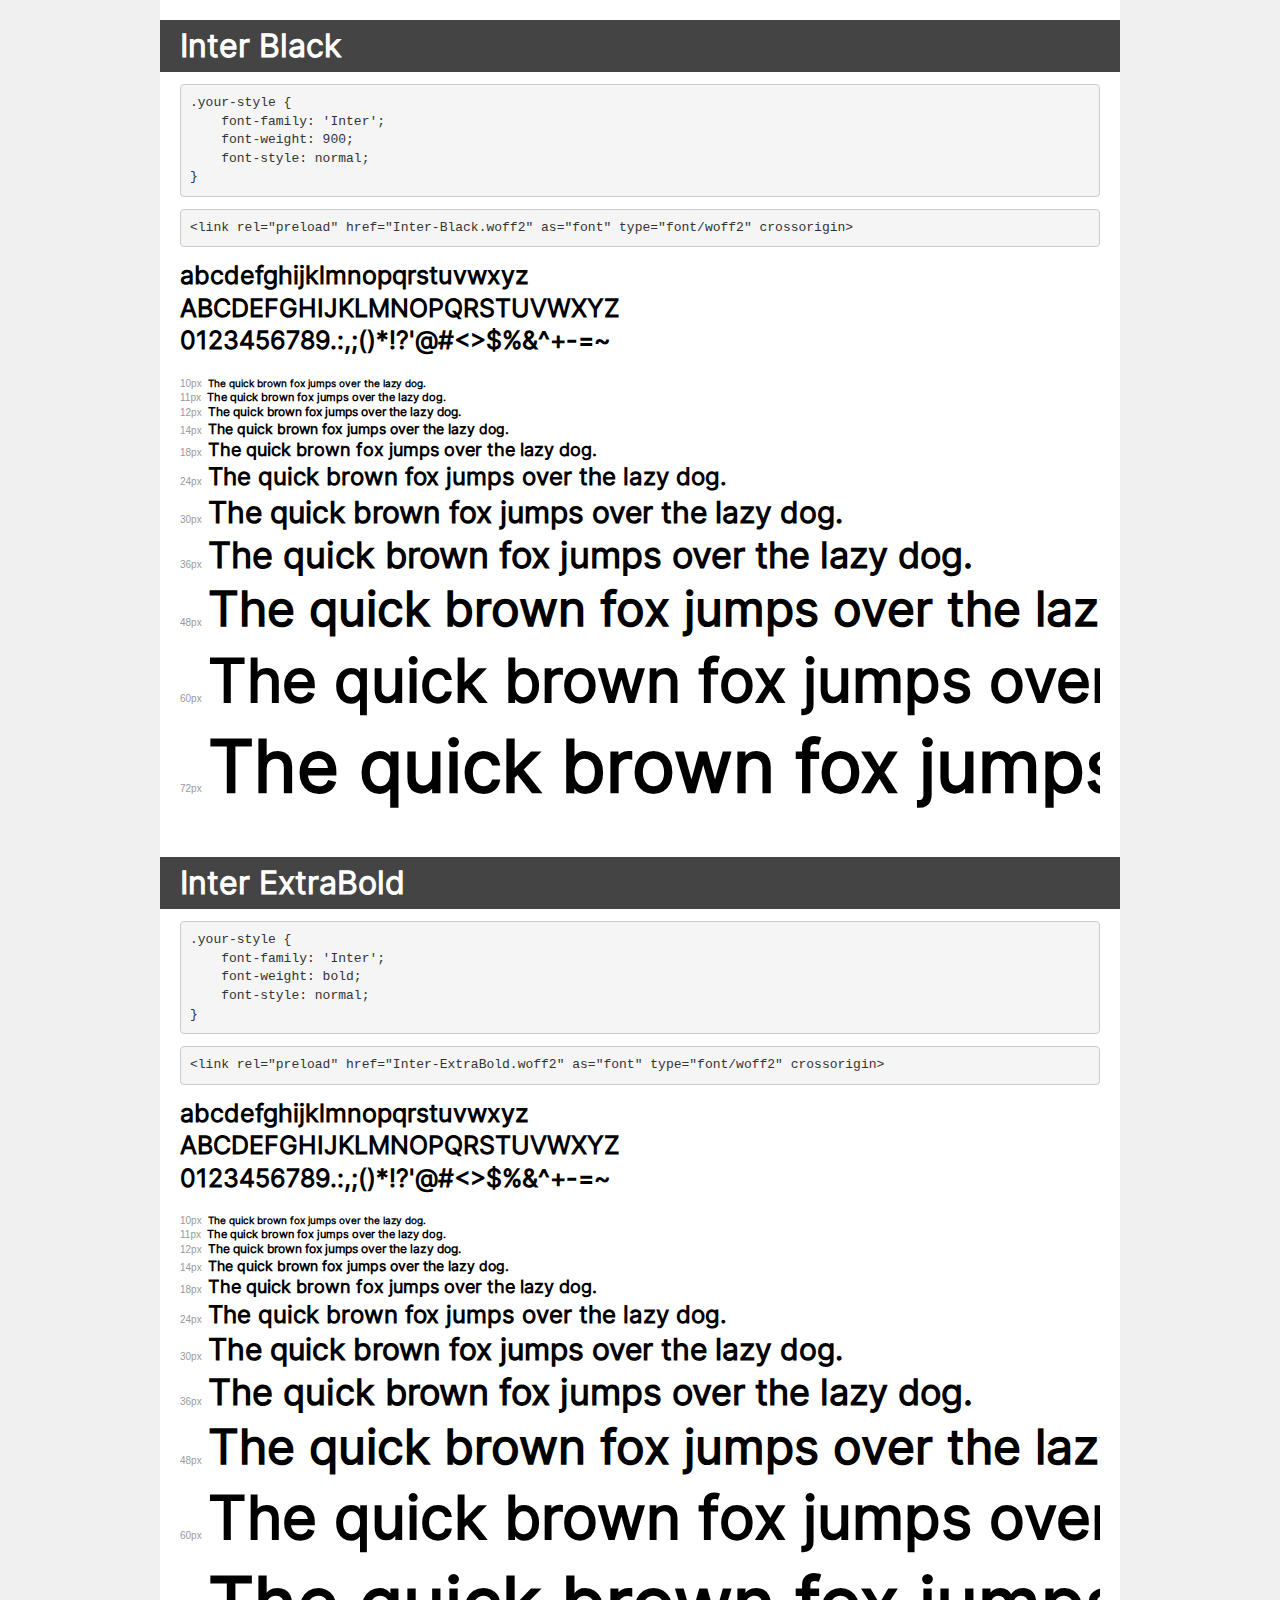
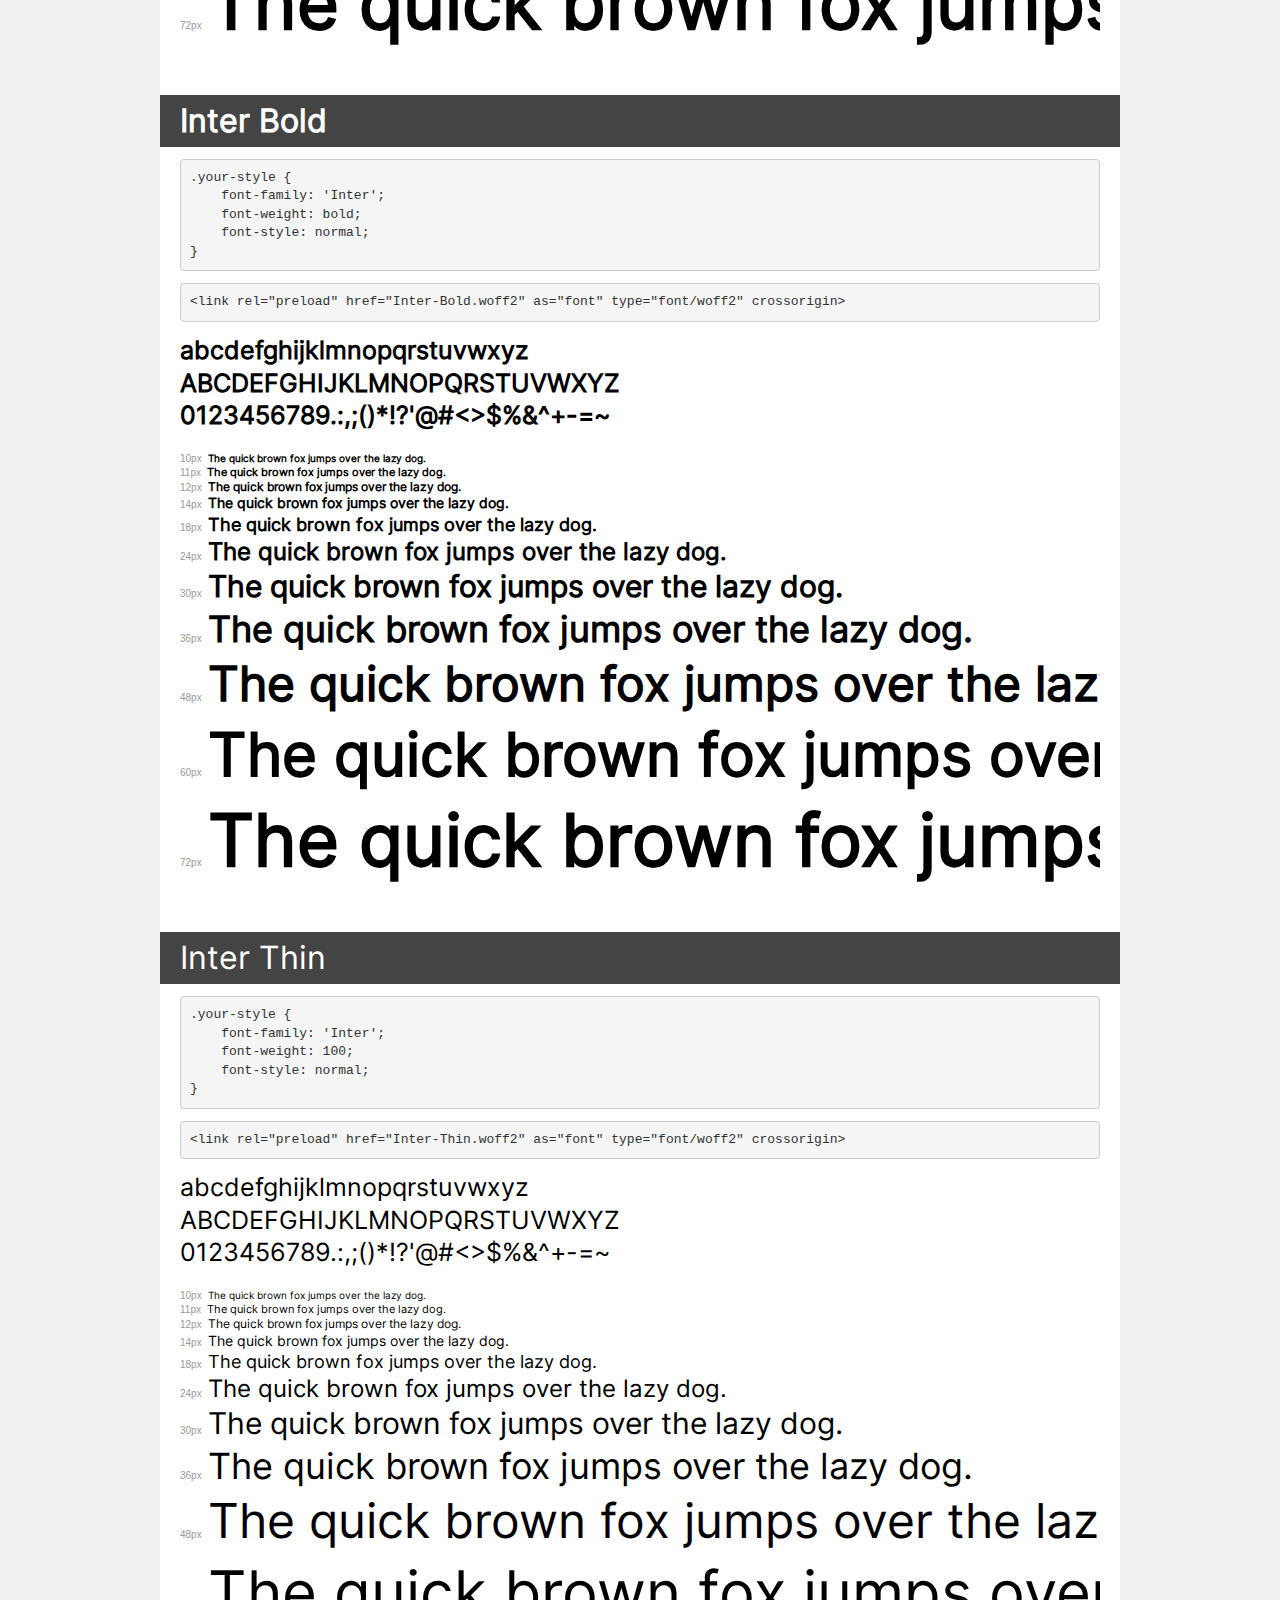
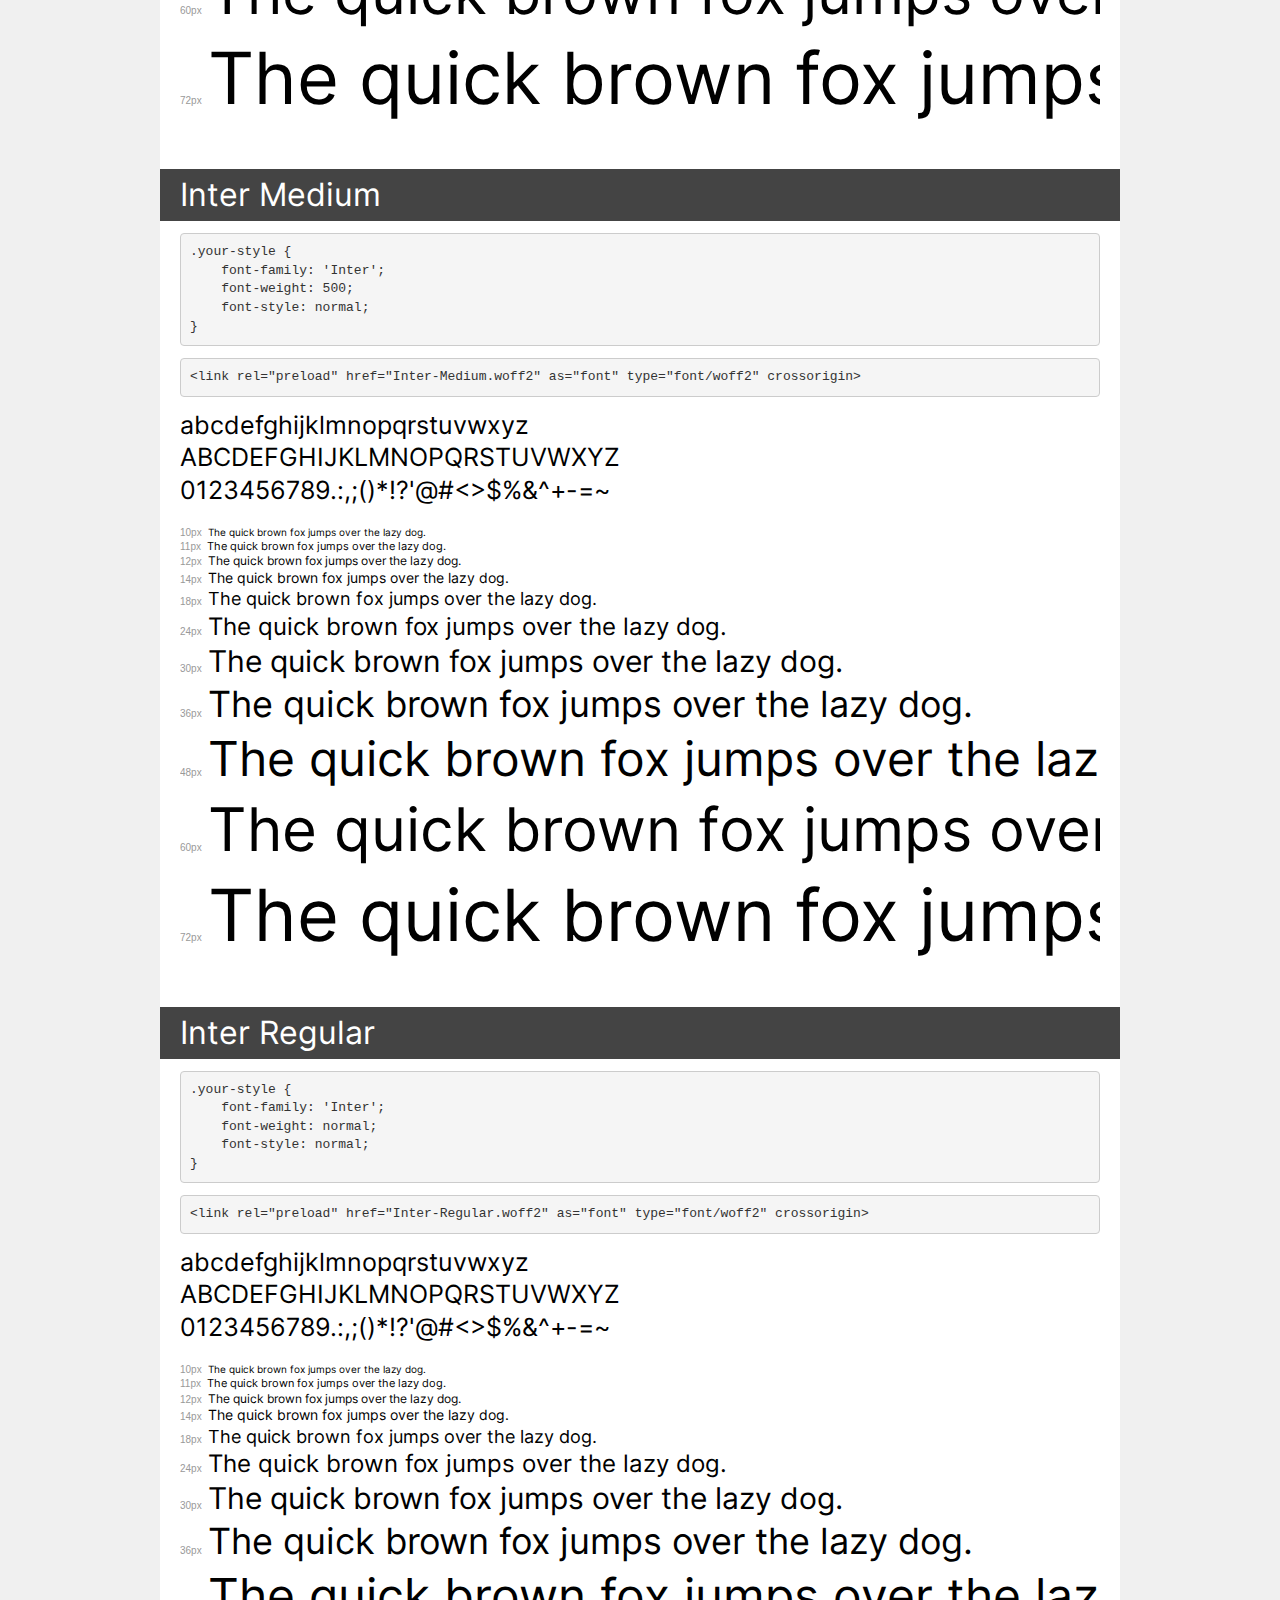
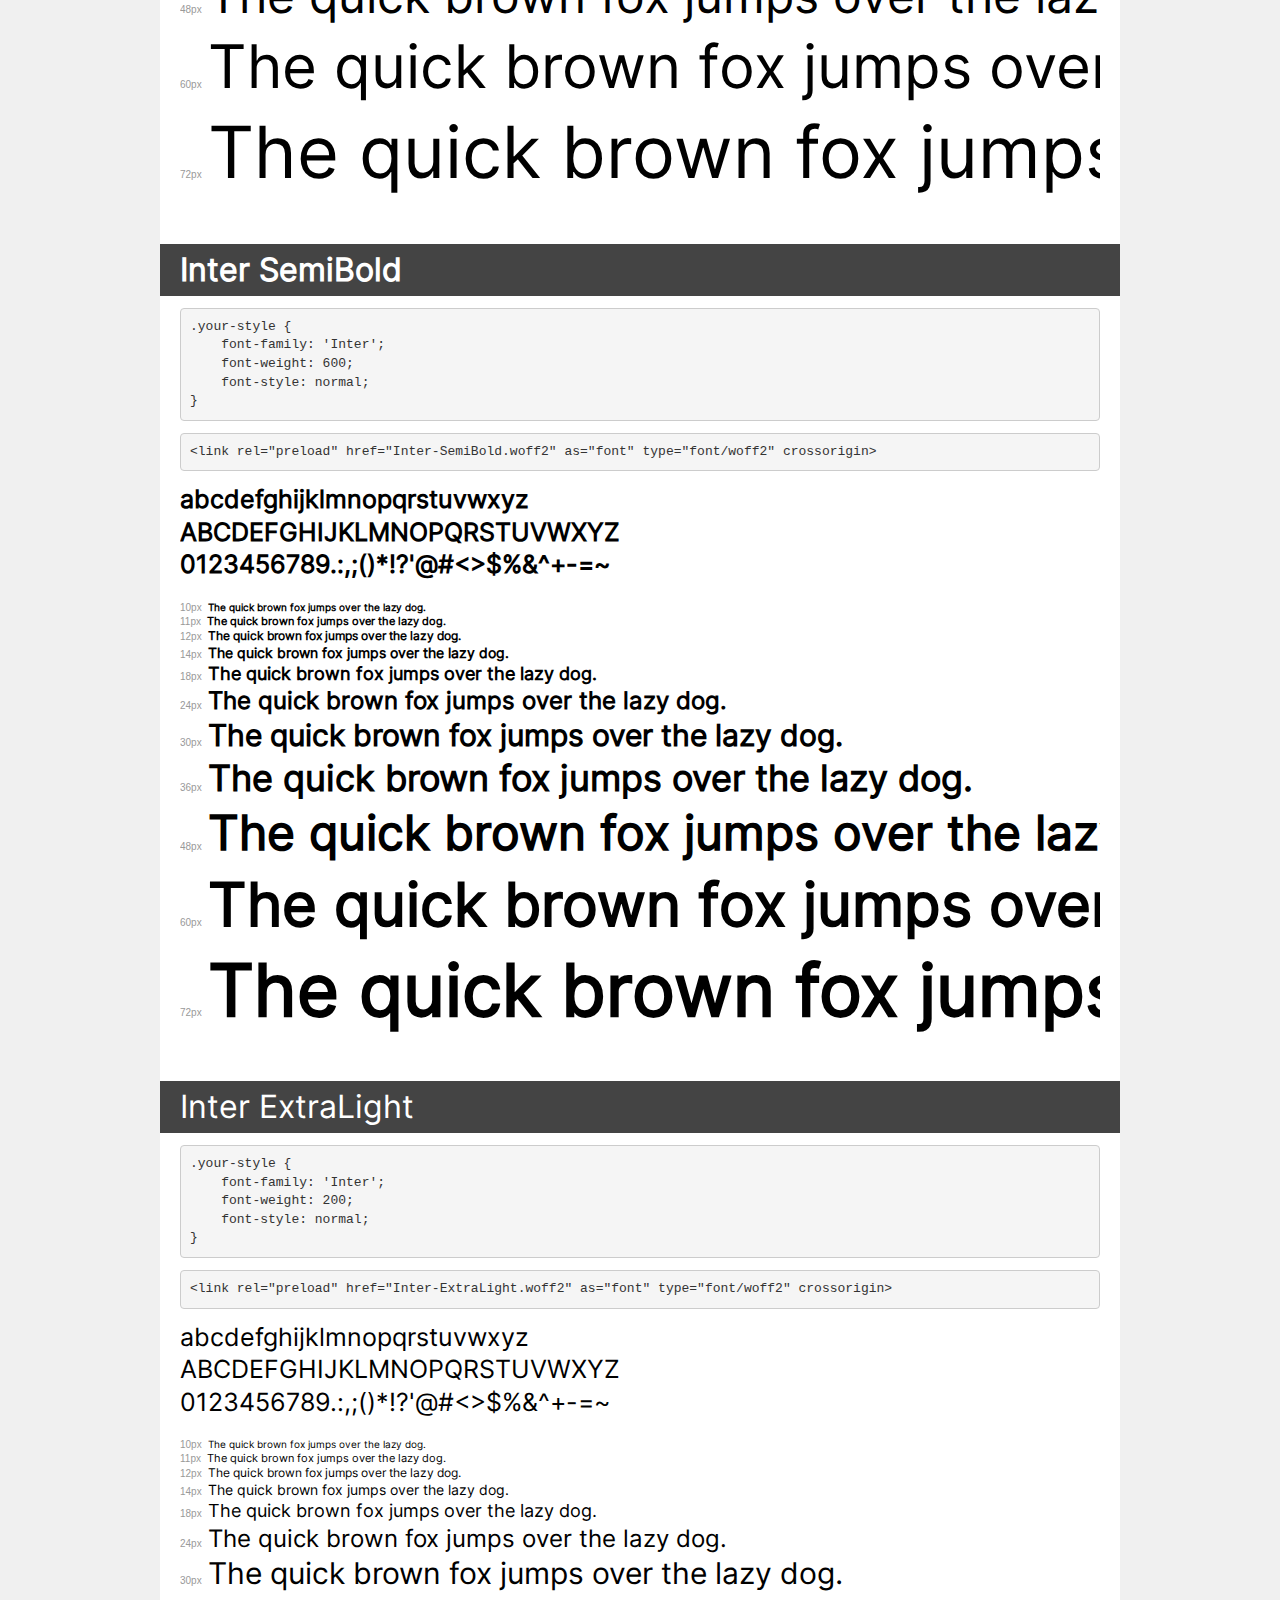
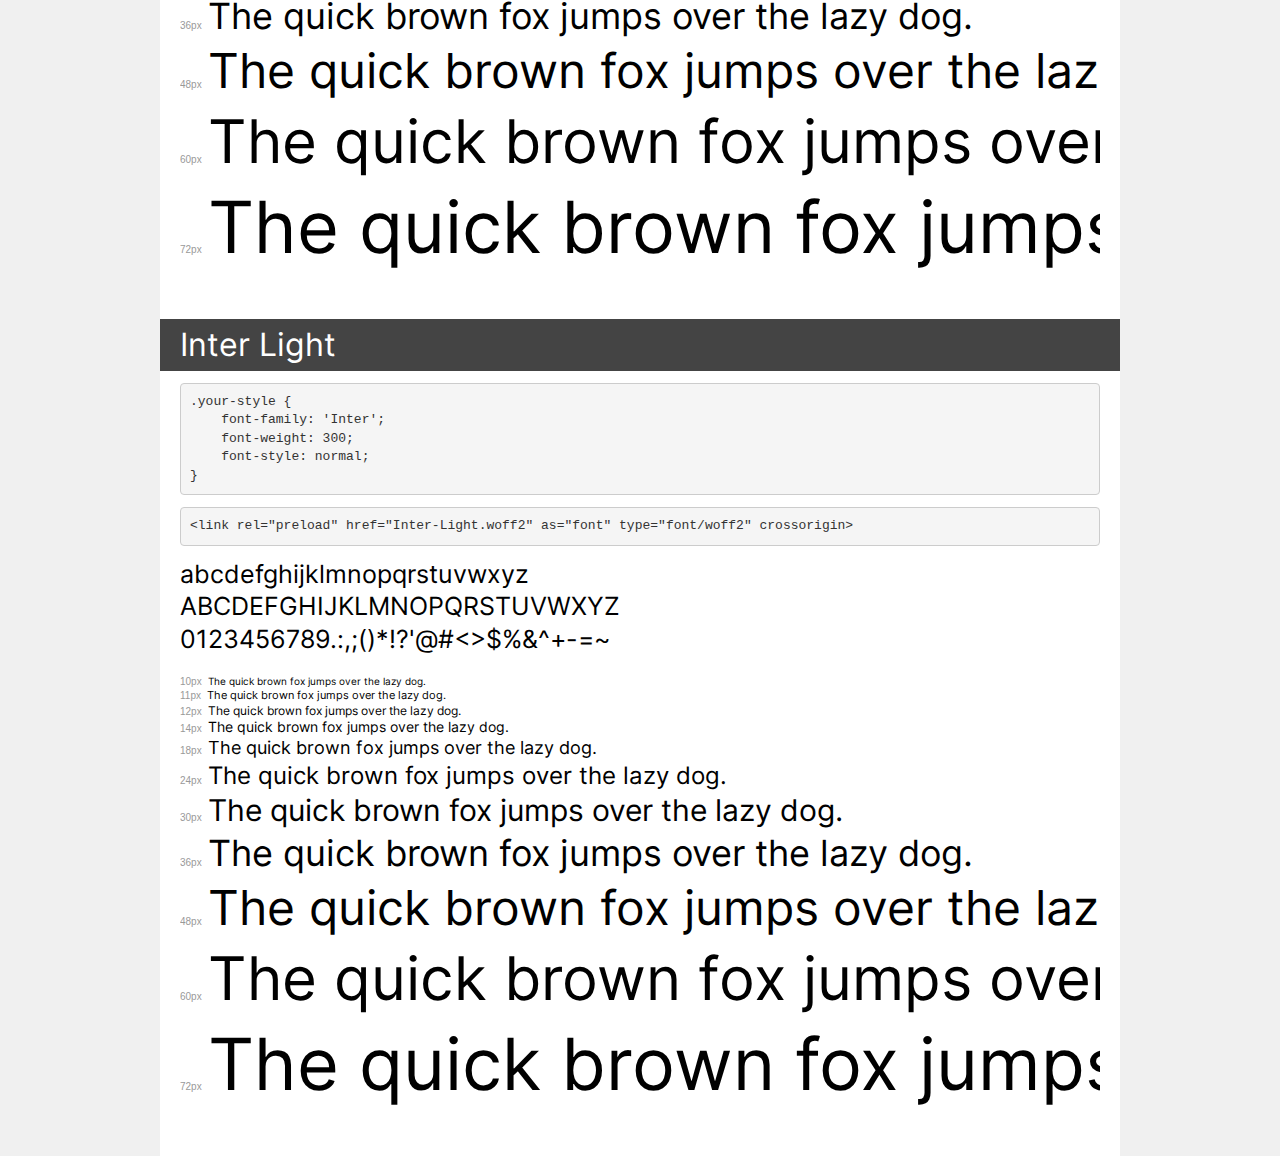
<file: fonts/webfont/inter/demo.html>
<!DOCTYPE html>
<html lang="en">
<head>
    <meta charset="utf-8">
    <meta http-equiv="X-UA-Compatible" content="IE=edge">
    <meta name="viewport" content="width=device-width, initial-scale=1">
    <meta name="robots" content="noindex, noarchive">
    <meta name="format-detection" content="telephone=no">
    <title>Transfonter demo</title>
    <link href="stylesheet.css" rel="stylesheet">
    <style>
        /*
        http://meyerweb.com/eric/tools/css/reset/
        v2.0 | 20110126
        License: none (public domain)
        */
        html, body, div, span, applet, object, iframe,
        h1, h2, h3, h4, h5, h6, p, blockquote, pre,
        a, abbr, acronym, address, big, cite, code,
        del, dfn, em, img, ins, kbd, q, s, samp,
        small, strike, strong, sub, sup, tt, var,
        b, u, i, center,
        dl, dt, dd, ol, ul, li,
        fieldset, form, label, legend,
        table, caption, tbody, tfoot, thead, tr, th, td,
        article, aside, canvas, details, embed,
        figure, figcaption, footer, header, hgroup,
        menu, nav, output, ruby, section, summary,
        time, mark, audio, video {
            margin: 0;
            padding: 0;
            border: 0;
            font-size: 100%;
            font: inherit;
            vertical-align: baseline;
        }
        /* HTML5 display-role reset for older browsers */
        article, aside, details, figcaption, figure,
        footer, header, hgroup, menu, nav, section {
            display: block;
        }
        body {
            line-height: 1;
        }
        ol, ul {
            list-style: none;
        }
        blockquote, q {
            quotes: none;
        }
        blockquote:before, blockquote:after,
        q:before, q:after {
            content: '';
            content: none;
        }
        table {
            border-collapse: collapse;
            border-spacing: 0;
        }
        /* demo styles */
        body {
            background: #f0f0f0;
            color: #000;
        }
        .page {
            background: #fff;
            width: 920px;
            margin: 0 auto;
            padding: 20px 20px 0 20px;
            overflow: hidden;
        }
        .font-container {
            overflow-x: auto;
            overflow-y: hidden;
            margin-bottom: 40px;
            line-height: 1.3;
            white-space: nowrap;
            padding-bottom: 5px;
        }
        h1 {
            position: relative;
            background: #444;
            font-size: 32px;
            color: #fff;
            padding: 10px 20px;
            margin: 0 -20px 12px -20px;
        }
        .letters {
            font-size: 25px;
            margin-bottom: 20px;
        }
        .s10:before {
            content: '10px';
        }
        .s11:before {
            content: '11px';
        }
        .s12:before {
            content: '12px';
        }
        .s14:before {
            content: '14px';
        }
        .s18:before {
            content: '18px';
        }
        .s24:before {
            content: '24px';
        }
        .s30:before {
            content: '30px';
        }
        .s36:before {
            content: '36px';
        }
        .s48:before {
            content: '48px';
        }
        .s60:before {
            content: '60px';
        }
        .s72:before {
            content: '72px';
        }
        .s10:before, .s11:before, .s12:before, .s14:before,
        .s18:before, .s24:before, .s30:before, .s36:before,
        .s48:before, .s60:before, .s72:before {
            font-family: Arial, sans-serif;
            font-size: 10px;
            font-weight: normal;
            font-style: normal;
            color: #999;
            padding-right: 6px;
        }
        pre {
            display: block;
            padding: 9px;
            margin: 0 0 12px;
            font-family: Monaco, Menlo, Consolas, "Courier New", monospace;
            font-size: 13px;
            line-height: 1.428571429;
            color: #333;
            font-weight: normal;
            font-style: normal;
            background-color: #f5f5f5;
            border: 1px solid #ccc;
            overflow-x: auto;
            border-radius: 4px;
        }
        /* responsive */
        @media (max-width: 959px) {
            .page {
                width: auto;
                margin: 0;
            }
        }
    </style>
</head>
<body>
<div class="page">
    <div class="demo">
        <h1 style="font-family: 'Inter'; font-weight: 900; font-style: normal;">Inter Black</h1>
        <pre title="Usage">.your-style {
    font-family: 'Inter';
    font-weight: 900;
    font-style: normal;
}</pre>
        <pre title="Preload (optional)">
&lt;link rel=&quot;preload&quot; href=&quot;Inter-Black.woff2&quot; as=&quot;font&quot; type=&quot;font/woff2&quot; crossorigin&gt;</pre>
        <div class="font-container" style="font-family: 'Inter'; font-weight: 900; font-style: normal;">
            <p class="letters">
                abcdefghijklmnopqrstuvwxyz<br>
ABCDEFGHIJKLMNOPQRSTUVWXYZ<br>
                0123456789.:,;()*!?'@#&lt;&gt;$%&^+-=~
            </p>
            <p class="s10" style="font-size: 10px;">The quick brown fox jumps over the lazy dog.</p>
            <p class="s11" style="font-size: 11px;">The quick brown fox jumps over the lazy dog.</p>
            <p class="s12" style="font-size: 12px;">The quick brown fox jumps over the lazy dog.</p>
            <p class="s14" style="font-size: 14px;">The quick brown fox jumps over the lazy dog.</p>
            <p class="s18" style="font-size: 18px;">The quick brown fox jumps over the lazy dog.</p>
            <p class="s24" style="font-size: 24px;">The quick brown fox jumps over the lazy dog.</p>
            <p class="s30" style="font-size: 30px;">The quick brown fox jumps over the lazy dog.</p>
            <p class="s36" style="font-size: 36px;">The quick brown fox jumps over the lazy dog.</p>
            <p class="s48" style="font-size: 48px;">The quick brown fox jumps over the lazy dog.</p>
            <p class="s60" style="font-size: 60px;">The quick brown fox jumps over the lazy dog.</p>
            <p class="s72" style="font-size: 72px;">The quick brown fox jumps over the lazy dog.</p>
        </div>
    </div>

    <div class="demo">
        <h1 style="font-family: 'Inter'; font-weight: bold; font-style: normal;">Inter ExtraBold</h1>
        <pre title="Usage">.your-style {
    font-family: 'Inter';
    font-weight: bold;
    font-style: normal;
}</pre>
        <pre title="Preload (optional)">
&lt;link rel=&quot;preload&quot; href=&quot;Inter-ExtraBold.woff2&quot; as=&quot;font&quot; type=&quot;font/woff2&quot; crossorigin&gt;</pre>
        <div class="font-container" style="font-family: 'Inter'; font-weight: bold; font-style: normal;">
            <p class="letters">
                abcdefghijklmnopqrstuvwxyz<br>
ABCDEFGHIJKLMNOPQRSTUVWXYZ<br>
                0123456789.:,;()*!?'@#&lt;&gt;$%&^+-=~
            </p>
            <p class="s10" style="font-size: 10px;">The quick brown fox jumps over the lazy dog.</p>
            <p class="s11" style="font-size: 11px;">The quick brown fox jumps over the lazy dog.</p>
            <p class="s12" style="font-size: 12px;">The quick brown fox jumps over the lazy dog.</p>
            <p class="s14" style="font-size: 14px;">The quick brown fox jumps over the lazy dog.</p>
            <p class="s18" style="font-size: 18px;">The quick brown fox jumps over the lazy dog.</p>
            <p class="s24" style="font-size: 24px;">The quick brown fox jumps over the lazy dog.</p>
            <p class="s30" style="font-size: 30px;">The quick brown fox jumps over the lazy dog.</p>
            <p class="s36" style="font-size: 36px;">The quick brown fox jumps over the lazy dog.</p>
            <p class="s48" style="font-size: 48px;">The quick brown fox jumps over the lazy dog.</p>
            <p class="s60" style="font-size: 60px;">The quick brown fox jumps over the lazy dog.</p>
            <p class="s72" style="font-size: 72px;">The quick brown fox jumps over the lazy dog.</p>
        </div>
    </div>

    <div class="demo">
        <h1 style="font-family: 'Inter'; font-weight: bold; font-style: normal;">Inter Bold</h1>
        <pre title="Usage">.your-style {
    font-family: 'Inter';
    font-weight: bold;
    font-style: normal;
}</pre>
        <pre title="Preload (optional)">
&lt;link rel=&quot;preload&quot; href=&quot;Inter-Bold.woff2&quot; as=&quot;font&quot; type=&quot;font/woff2&quot; crossorigin&gt;</pre>
        <div class="font-container" style="font-family: 'Inter'; font-weight: bold; font-style: normal;">
            <p class="letters">
                abcdefghijklmnopqrstuvwxyz<br>
ABCDEFGHIJKLMNOPQRSTUVWXYZ<br>
                0123456789.:,;()*!?'@#&lt;&gt;$%&^+-=~
            </p>
            <p class="s10" style="font-size: 10px;">The quick brown fox jumps over the lazy dog.</p>
            <p class="s11" style="font-size: 11px;">The quick brown fox jumps over the lazy dog.</p>
            <p class="s12" style="font-size: 12px;">The quick brown fox jumps over the lazy dog.</p>
            <p class="s14" style="font-size: 14px;">The quick brown fox jumps over the lazy dog.</p>
            <p class="s18" style="font-size: 18px;">The quick brown fox jumps over the lazy dog.</p>
            <p class="s24" style="font-size: 24px;">The quick brown fox jumps over the lazy dog.</p>
            <p class="s30" style="font-size: 30px;">The quick brown fox jumps over the lazy dog.</p>
            <p class="s36" style="font-size: 36px;">The quick brown fox jumps over the lazy dog.</p>
            <p class="s48" style="font-size: 48px;">The quick brown fox jumps over the lazy dog.</p>
            <p class="s60" style="font-size: 60px;">The quick brown fox jumps over the lazy dog.</p>
            <p class="s72" style="font-size: 72px;">The quick brown fox jumps over the lazy dog.</p>
        </div>
    </div>

    <div class="demo">
        <h1 style="font-family: 'Inter'; font-weight: 100; font-style: normal;">Inter Thin</h1>
        <pre title="Usage">.your-style {
    font-family: 'Inter';
    font-weight: 100;
    font-style: normal;
}</pre>
        <pre title="Preload (optional)">
&lt;link rel=&quot;preload&quot; href=&quot;Inter-Thin.woff2&quot; as=&quot;font&quot; type=&quot;font/woff2&quot; crossorigin&gt;</pre>
        <div class="font-container" style="font-family: 'Inter'; font-weight: 100; font-style: normal;">
            <p class="letters">
                abcdefghijklmnopqrstuvwxyz<br>
ABCDEFGHIJKLMNOPQRSTUVWXYZ<br>
                0123456789.:,;()*!?'@#&lt;&gt;$%&^+-=~
            </p>
            <p class="s10" style="font-size: 10px;">The quick brown fox jumps over the lazy dog.</p>
            <p class="s11" style="font-size: 11px;">The quick brown fox jumps over the lazy dog.</p>
            <p class="s12" style="font-size: 12px;">The quick brown fox jumps over the lazy dog.</p>
            <p class="s14" style="font-size: 14px;">The quick brown fox jumps over the lazy dog.</p>
            <p class="s18" style="font-size: 18px;">The quick brown fox jumps over the lazy dog.</p>
            <p class="s24" style="font-size: 24px;">The quick brown fox jumps over the lazy dog.</p>
            <p class="s30" style="font-size: 30px;">The quick brown fox jumps over the lazy dog.</p>
            <p class="s36" style="font-size: 36px;">The quick brown fox jumps over the lazy dog.</p>
            <p class="s48" style="font-size: 48px;">The quick brown fox jumps over the lazy dog.</p>
            <p class="s60" style="font-size: 60px;">The quick brown fox jumps over the lazy dog.</p>
            <p class="s72" style="font-size: 72px;">The quick brown fox jumps over the lazy dog.</p>
        </div>
    </div>

    <div class="demo">
        <h1 style="font-family: 'Inter'; font-weight: 500; font-style: normal;">Inter Medium</h1>
        <pre title="Usage">.your-style {
    font-family: 'Inter';
    font-weight: 500;
    font-style: normal;
}</pre>
        <pre title="Preload (optional)">
&lt;link rel=&quot;preload&quot; href=&quot;Inter-Medium.woff2&quot; as=&quot;font&quot; type=&quot;font/woff2&quot; crossorigin&gt;</pre>
        <div class="font-container" style="font-family: 'Inter'; font-weight: 500; font-style: normal;">
            <p class="letters">
                abcdefghijklmnopqrstuvwxyz<br>
ABCDEFGHIJKLMNOPQRSTUVWXYZ<br>
                0123456789.:,;()*!?'@#&lt;&gt;$%&^+-=~
            </p>
            <p class="s10" style="font-size: 10px;">The quick brown fox jumps over the lazy dog.</p>
            <p class="s11" style="font-size: 11px;">The quick brown fox jumps over the lazy dog.</p>
            <p class="s12" style="font-size: 12px;">The quick brown fox jumps over the lazy dog.</p>
            <p class="s14" style="font-size: 14px;">The quick brown fox jumps over the lazy dog.</p>
            <p class="s18" style="font-size: 18px;">The quick brown fox jumps over the lazy dog.</p>
            <p class="s24" style="font-size: 24px;">The quick brown fox jumps over the lazy dog.</p>
            <p class="s30" style="font-size: 30px;">The quick brown fox jumps over the lazy dog.</p>
            <p class="s36" style="font-size: 36px;">The quick brown fox jumps over the lazy dog.</p>
            <p class="s48" style="font-size: 48px;">The quick brown fox jumps over the lazy dog.</p>
            <p class="s60" style="font-size: 60px;">The quick brown fox jumps over the lazy dog.</p>
            <p class="s72" style="font-size: 72px;">The quick brown fox jumps over the lazy dog.</p>
        </div>
    </div>

    <div class="demo">
        <h1 style="font-family: 'Inter'; font-weight: normal; font-style: normal;">Inter Regular</h1>
        <pre title="Usage">.your-style {
    font-family: 'Inter';
    font-weight: normal;
    font-style: normal;
}</pre>
        <pre title="Preload (optional)">
&lt;link rel=&quot;preload&quot; href=&quot;Inter-Regular.woff2&quot; as=&quot;font&quot; type=&quot;font/woff2&quot; crossorigin&gt;</pre>
        <div class="font-container" style="font-family: 'Inter'; font-weight: normal; font-style: normal;">
            <p class="letters">
                abcdefghijklmnopqrstuvwxyz<br>
ABCDEFGHIJKLMNOPQRSTUVWXYZ<br>
                0123456789.:,;()*!?'@#&lt;&gt;$%&^+-=~
            </p>
            <p class="s10" style="font-size: 10px;">The quick brown fox jumps over the lazy dog.</p>
            <p class="s11" style="font-size: 11px;">The quick brown fox jumps over the lazy dog.</p>
            <p class="s12" style="font-size: 12px;">The quick brown fox jumps over the lazy dog.</p>
            <p class="s14" style="font-size: 14px;">The quick brown fox jumps over the lazy dog.</p>
            <p class="s18" style="font-size: 18px;">The quick brown fox jumps over the lazy dog.</p>
            <p class="s24" style="font-size: 24px;">The quick brown fox jumps over the lazy dog.</p>
            <p class="s30" style="font-size: 30px;">The quick brown fox jumps over the lazy dog.</p>
            <p class="s36" style="font-size: 36px;">The quick brown fox jumps over the lazy dog.</p>
            <p class="s48" style="font-size: 48px;">The quick brown fox jumps over the lazy dog.</p>
            <p class="s60" style="font-size: 60px;">The quick brown fox jumps over the lazy dog.</p>
            <p class="s72" style="font-size: 72px;">The quick brown fox jumps over the lazy dog.</p>
        </div>
    </div>

    <div class="demo">
        <h1 style="font-family: 'Inter'; font-weight: 600; font-style: normal;">Inter SemiBold</h1>
        <pre title="Usage">.your-style {
    font-family: 'Inter';
    font-weight: 600;
    font-style: normal;
}</pre>
        <pre title="Preload (optional)">
&lt;link rel=&quot;preload&quot; href=&quot;Inter-SemiBold.woff2&quot; as=&quot;font&quot; type=&quot;font/woff2&quot; crossorigin&gt;</pre>
        <div class="font-container" style="font-family: 'Inter'; font-weight: 600; font-style: normal;">
            <p class="letters">
                abcdefghijklmnopqrstuvwxyz<br>
ABCDEFGHIJKLMNOPQRSTUVWXYZ<br>
                0123456789.:,;()*!?'@#&lt;&gt;$%&^+-=~
            </p>
            <p class="s10" style="font-size: 10px;">The quick brown fox jumps over the lazy dog.</p>
            <p class="s11" style="font-size: 11px;">The quick brown fox jumps over the lazy dog.</p>
            <p class="s12" style="font-size: 12px;">The quick brown fox jumps over the lazy dog.</p>
            <p class="s14" style="font-size: 14px;">The quick brown fox jumps over the lazy dog.</p>
            <p class="s18" style="font-size: 18px;">The quick brown fox jumps over the lazy dog.</p>
            <p class="s24" style="font-size: 24px;">The quick brown fox jumps over the lazy dog.</p>
            <p class="s30" style="font-size: 30px;">The quick brown fox jumps over the lazy dog.</p>
            <p class="s36" style="font-size: 36px;">The quick brown fox jumps over the lazy dog.</p>
            <p class="s48" style="font-size: 48px;">The quick brown fox jumps over the lazy dog.</p>
            <p class="s60" style="font-size: 60px;">The quick brown fox jumps over the lazy dog.</p>
            <p class="s72" style="font-size: 72px;">The quick brown fox jumps over the lazy dog.</p>
        </div>
    </div>

    <div class="demo">
        <h1 style="font-family: 'Inter'; font-weight: 200; font-style: normal;">Inter ExtraLight</h1>
        <pre title="Usage">.your-style {
    font-family: 'Inter';
    font-weight: 200;
    font-style: normal;
}</pre>
        <pre title="Preload (optional)">
&lt;link rel=&quot;preload&quot; href=&quot;Inter-ExtraLight.woff2&quot; as=&quot;font&quot; type=&quot;font/woff2&quot; crossorigin&gt;</pre>
        <div class="font-container" style="font-family: 'Inter'; font-weight: 200; font-style: normal;">
            <p class="letters">
                abcdefghijklmnopqrstuvwxyz<br>
ABCDEFGHIJKLMNOPQRSTUVWXYZ<br>
                0123456789.:,;()*!?'@#&lt;&gt;$%&^+-=~
            </p>
            <p class="s10" style="font-size: 10px;">The quick brown fox jumps over the lazy dog.</p>
            <p class="s11" style="font-size: 11px;">The quick brown fox jumps over the lazy dog.</p>
            <p class="s12" style="font-size: 12px;">The quick brown fox jumps over the lazy dog.</p>
            <p class="s14" style="font-size: 14px;">The quick brown fox jumps over the lazy dog.</p>
            <p class="s18" style="font-size: 18px;">The quick brown fox jumps over the lazy dog.</p>
            <p class="s24" style="font-size: 24px;">The quick brown fox jumps over the lazy dog.</p>
            <p class="s30" style="font-size: 30px;">The quick brown fox jumps over the lazy dog.</p>
            <p class="s36" style="font-size: 36px;">The quick brown fox jumps over the lazy dog.</p>
            <p class="s48" style="font-size: 48px;">The quick brown fox jumps over the lazy dog.</p>
            <p class="s60" style="font-size: 60px;">The quick brown fox jumps over the lazy dog.</p>
            <p class="s72" style="font-size: 72px;">The quick brown fox jumps over the lazy dog.</p>
        </div>
    </div>

    <div class="demo">
        <h1 style="font-family: 'Inter'; font-weight: 300; font-style: normal;">Inter Light</h1>
        <pre title="Usage">.your-style {
    font-family: 'Inter';
    font-weight: 300;
    font-style: normal;
}</pre>
        <pre title="Preload (optional)">
&lt;link rel=&quot;preload&quot; href=&quot;Inter-Light.woff2&quot; as=&quot;font&quot; type=&quot;font/woff2&quot; crossorigin&gt;</pre>
        <div class="font-container" style="font-family: 'Inter'; font-weight: 300; font-style: normal;">
            <p class="letters">
                abcdefghijklmnopqrstuvwxyz<br>
ABCDEFGHIJKLMNOPQRSTUVWXYZ<br>
                0123456789.:,;()*!?'@#&lt;&gt;$%&^+-=~
            </p>
            <p class="s10" style="font-size: 10px;">The quick brown fox jumps over the lazy dog.</p>
            <p class="s11" style="font-size: 11px;">The quick brown fox jumps over the lazy dog.</p>
            <p class="s12" style="font-size: 12px;">The quick brown fox jumps over the lazy dog.</p>
            <p class="s14" style="font-size: 14px;">The quick brown fox jumps over the lazy dog.</p>
            <p class="s18" style="font-size: 18px;">The quick brown fox jumps over the lazy dog.</p>
            <p class="s24" style="font-size: 24px;">The quick brown fox jumps over the lazy dog.</p>
            <p class="s30" style="font-size: 30px;">The quick brown fox jumps over the lazy dog.</p>
            <p class="s36" style="font-size: 36px;">The quick brown fox jumps over the lazy dog.</p>
            <p class="s48" style="font-size: 48px;">The quick brown fox jumps over the lazy dog.</p>
            <p class="s60" style="font-size: 60px;">The quick brown fox jumps over the lazy dog.</p>
            <p class="s72" style="font-size: 72px;">The quick brown fox jumps over the lazy dog.</p>
        </div>
    </div>

</div>
</body>
</html>
</file>
<file: fonts/webfont/inter/stylesheet.css>
@font-face {
    font-family: 'interblack';
    src: url('Inter-Black.woff2') format('woff2'),
        url('Inter-Black.woff') format('woff');
    font-weight: 900;
    font-style: normal;
    font-display: swap;
}

@font-face {
    font-family: 'interextrabold';
    src: url('Inter-ExtraBold.woff2') format('woff2'),
        url('Inter-ExtraBold.woff') format('woff');
    font-weight: bold;
    font-style: normal;
    font-display: swap;
}

@font-face {
    font-family: 'interbold';
    src: url('Inter-Bold.woff2') format('woff2'),
        url('Inter-Bold.woff') format('woff');
    font-weight: bold;
    font-style: normal;
    font-display: swap;
}

@font-face {
    font-family: 'interthin';
    src: url('Inter-Thin.woff2') format('woff2'),
        url('Inter-Thin.woff') format('woff');
    font-weight: 100;
    font-style: normal;
    font-display: swap;
}

@font-face {
    font-family: 'intermedium';
    src: url('Inter-Medium.woff2') format('woff2'),
        url('Inter-Medium.woff') format('woff');
    font-weight: 500;
    font-style: normal;
    font-display: swap;
}

@font-face {
    font-family: 'inter';
    src: url('Inter-Regular.woff2') format('woff2'),
        url('Inter-Regular.woff') format('woff');
    font-weight: normal;
    font-style: normal;
    font-display: swap;
}

@font-face {
    font-family: 'intersemibold';
    src: url('Inter-SemiBold.woff2') format('woff2'),
        url('Inter-SemiBold.woff') format('woff');
    font-weight: 600;
    font-style: normal;
    font-display: swap;
}

@font-face {
    font-family: 'interextralight';
    src: url('Inter-ExtraLight.woff2') format('woff2'),
        url('Inter-ExtraLight.woff') format('woff');
    font-weight: 200;
    font-style: normal;
    font-display: swap;
}

@font-face {
    font-family: 'interlight';
    src: url('Inter-Light.woff2') format('woff2'),
        url('Inter-Light.woff') format('woff');
    font-weight: 300;
    font-style: normal;
    font-display: swap;
}

.font-interblack, .font-interblack a, .font-interblack span{
    font-family: 'interblack' !important;
}
.font-interextrabold, .font-interextrabold a, .font-interextrabold span{
    font-family: 'interextrabold' !important;
}
.font-interbold, .font-interbold a, .font-interbold span{
    font-family: 'interbold' !important;
}
.font-interthin, .font-interthin a, .font-interthin span{
    font-family: 'interthin' !important;
}
.font-intermedium, .font-intermedium a, .font-intermedium span{
    font-family: 'intermedium' !important;
}
.font-inter, .font-inter a, .font-inter span{
    font-family: 'inter' !important;
}
.font-intersemibold, .font-intersemibold a, .font-intersemibold span{
    font-family: 'intersemibold' !important;
}
.font-interextralight, .font-interextralight a, .font-interextralight span{
    font-family: 'interextralight' !important;
}
.font-interlight, .font-interlight a, .font-interlight span{
    font-family: 'interlight' !important;
}
</file>
